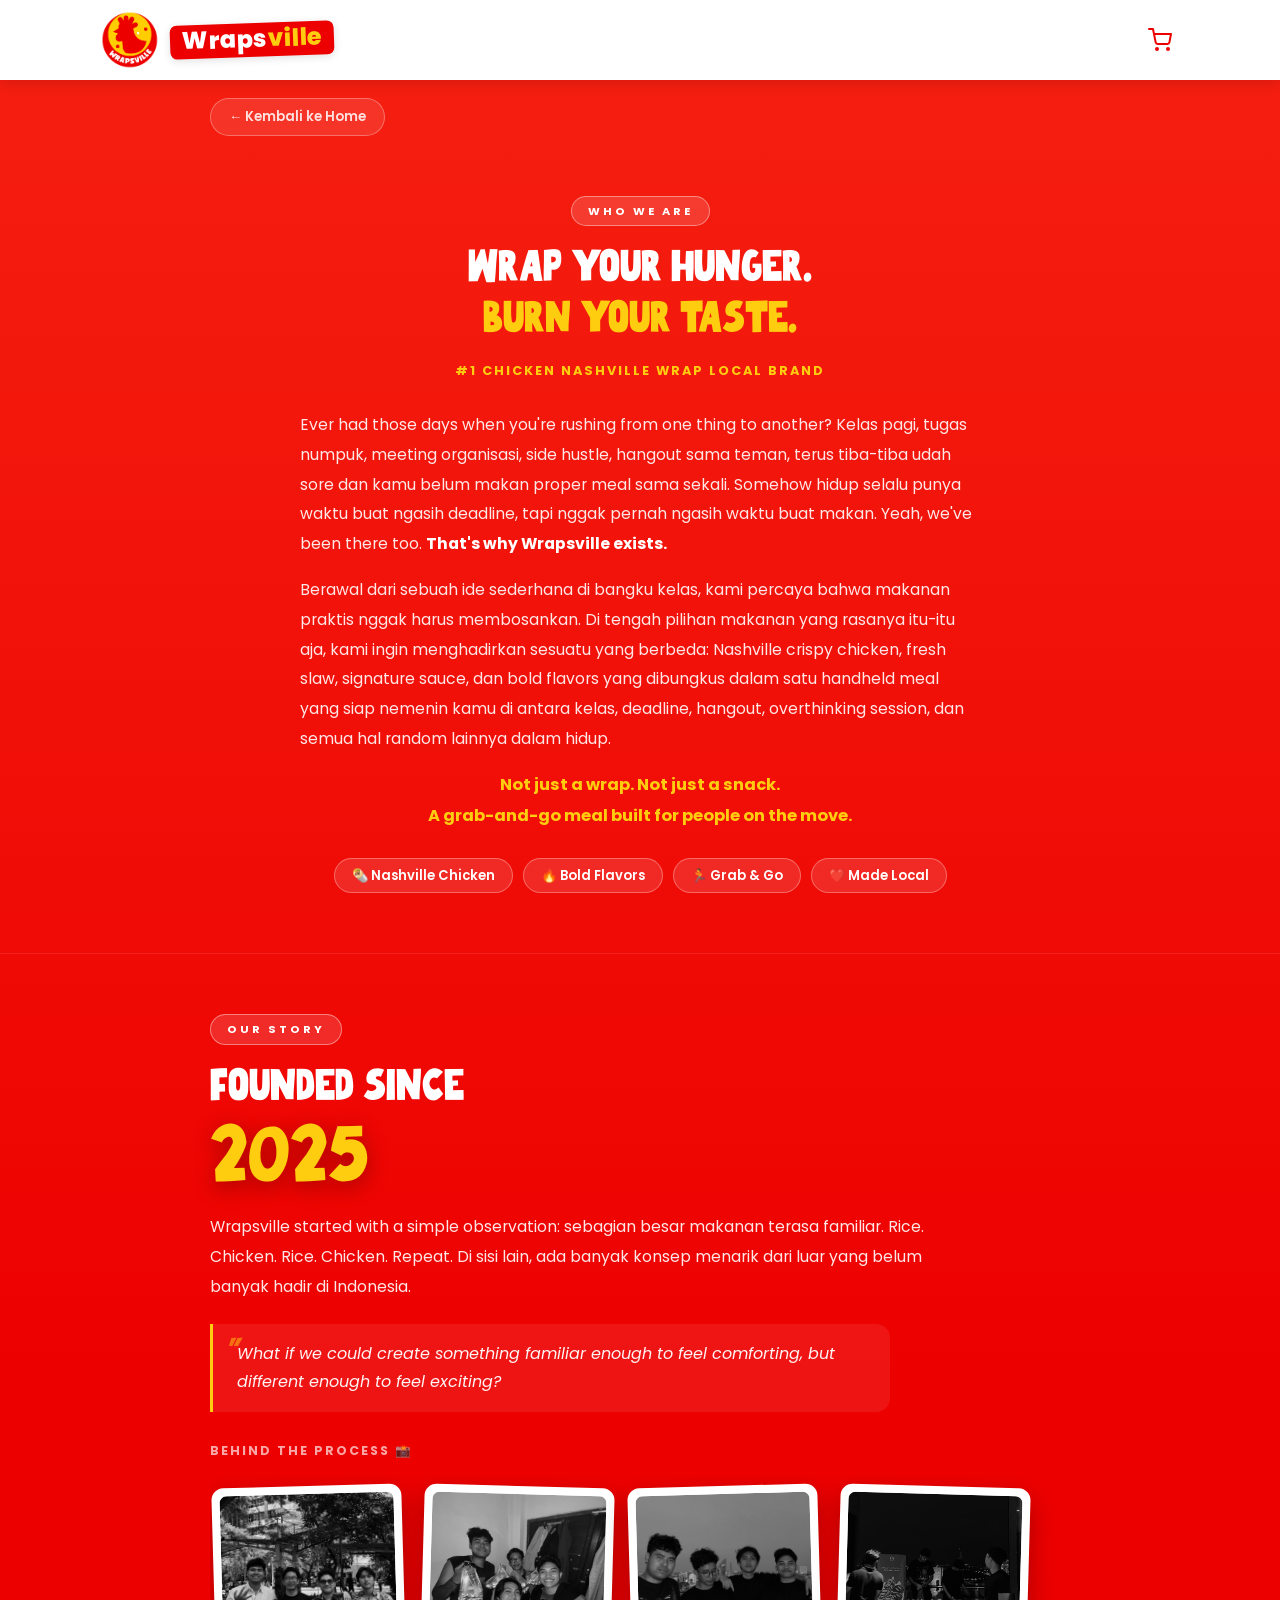
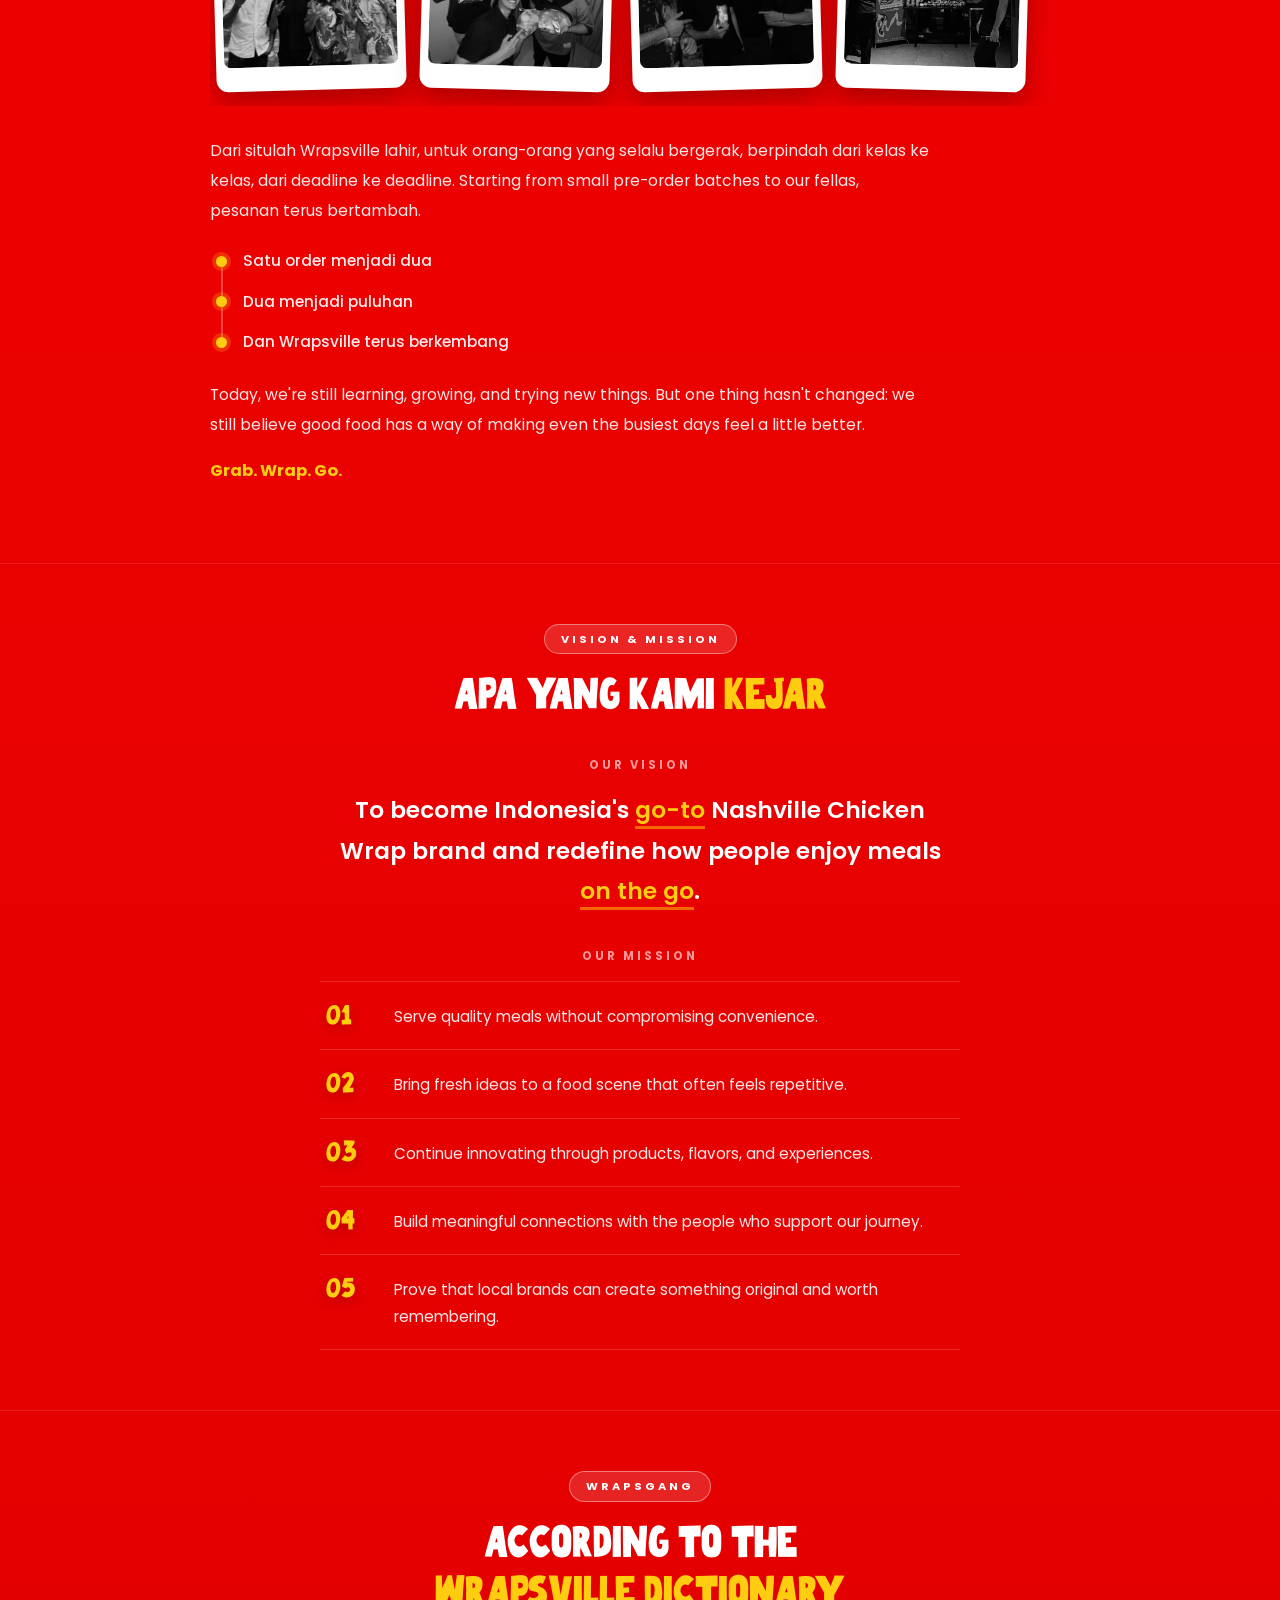
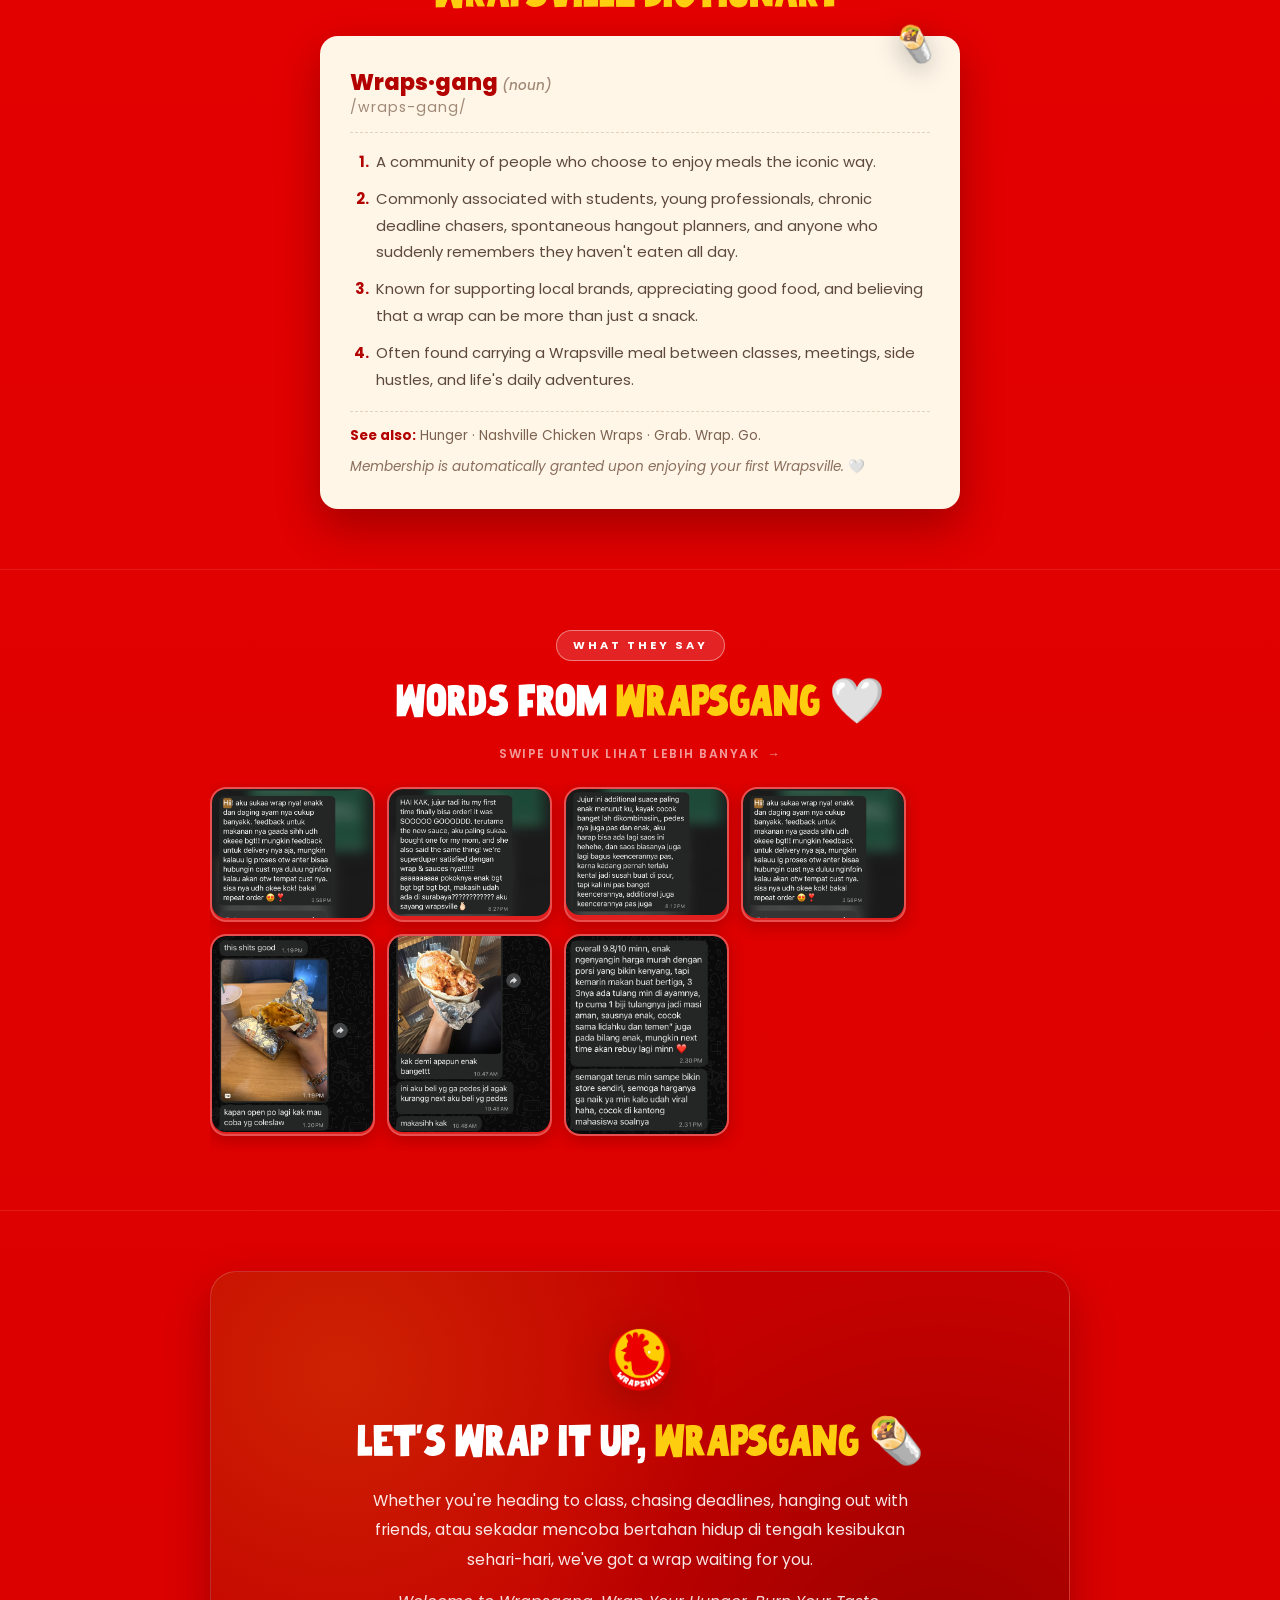
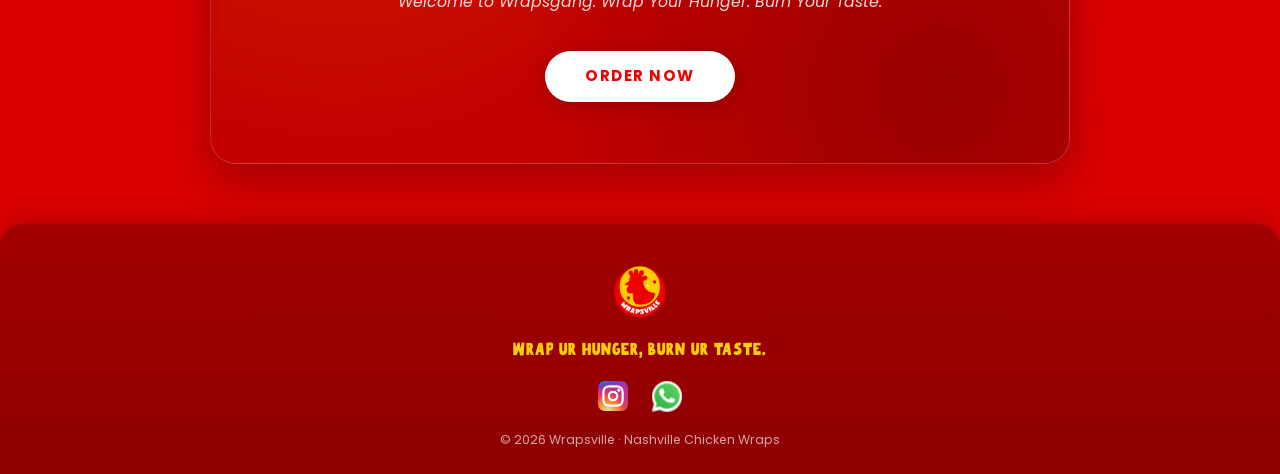
<file: about.html>
<!DOCTYPE html>
<html lang="id">
<head>
  <meta charset="UTF-8">
  <meta name="viewport" content="width=device-width, initial-scale=1.0">
  <title>About Us - Wrapsville</title>
  <meta name="description" content="Kenalan sama Wrapsville, Nashville chicken wraps lokal untuk kamu yang selalu bergerak. Grab. Wrap. Go.">
  <link rel="icon" type="image/png" href="images/logowrapsville.png">
  <link rel="stylesheet" href="css/style.css">
  <link rel="stylesheet" href="css/about.css">
</head>
<body>

  <!-- Navbar -->
  <header class="navbar">
    <div class="container">
      <div class="logo-wrapper">
        <img src="images/logowrapsville.png" alt="Wrapsville Logo" class="logo">
        <span class="logo-wordmark">Wraps<span>ville</span></span>
      </div>
      <nav>
        <ul>
          <li>
            <a href="order.html" class="navbar-cart-btn" title="Order">
              <svg width="24" height="24" viewBox="0 0 24 24" fill="none" stroke="currentColor" stroke-width="2" stroke-linecap="round" stroke-linejoin="round">
                <circle cx="9" cy="21" r="1"/><circle cx="20" cy="21" r="1"/>
                <path d="M1 1h4l2.68 13.39a2 2 0 002 1.61h9.72a2 2 0 002-1.61L23 6H6"/>
              </svg>
            </a>
          </li>
        </ul>
      </nav>
    </div>
  </header>

  <main>
    <div class="au-topbar">
      <a href="index.html" class="au-back-btn">← Kembali ke Home</a>
    </div>

    <!-- ===== WHO WE ARE ===== -->
    <section class="au-section au-who reveal">
      <div class="au-container">

        <div class="au-center">
          <div class="au-badge">WHO WE ARE</div>
          <h2 class="au-title">Wrap Your Hunger.<br><span>Burn Your Taste.</span></h2>
          <p class="au-tagline">#1 Chicken Nashville Wrap Local Brand</p>
        </div>

        <p class="au-body">
          Ever had those days when you're rushing from one thing to another?
          Kelas pagi, tugas numpuk, meeting organisasi, side hustle, hangout sama teman,
          terus tiba-tiba udah sore dan kamu belum makan proper meal sama sekali.
          Somehow hidup selalu punya waktu buat ngasih deadline, tapi nggak pernah
          ngasih waktu buat makan. Yeah, we've been there too.
          <strong>That's why Wrapsville exists.</strong>
        </p>
        <p class="au-body">
          Berawal dari sebuah ide sederhana di bangku kelas, kami percaya bahwa makanan
          praktis nggak harus membosankan. Di tengah pilihan makanan yang rasanya itu-itu aja,
          kami ingin menghadirkan sesuatu yang berbeda: Nashville crispy chicken, fresh slaw,
          signature sauce, dan bold flavors yang dibungkus dalam satu handheld meal yang siap
          nemenin kamu di antara kelas, deadline, hangout, overthinking session,
          dan semua hal random lainnya dalam hidup.
        </p>
        <p class="au-body au-closing-line au-center">
          Not just a wrap. Not just a snack.<br>
          A grab-and-go meal built for people on the move.
        </p>

        <div class="au-pills">
          <span class="au-pill">🌯 Nashville Chicken</span>
          <span class="au-pill">🔥 Bold Flavors</span>
          <span class="au-pill">🏃 Grab &amp; Go</span>
          <span class="au-pill">❤️ Made Local</span>
        </div>

      </div>
    </section>

    <!-- ===== OUR STORY ===== -->
    <section class="au-section au-founded reveal">
      <div class="au-container">

        <div class="au-badge">OUR STORY</div>
        <h2 class="au-title">Founded Since<span class="au-year">2025</span></h2>

        <p class="au-body">
          Wrapsville started with a simple observation: sebagian besar makanan terasa familiar.
          Rice. Chicken. Rice. Chicken. Repeat. Di sisi lain, ada banyak konsep menarik dari
          luar yang belum banyak hadir di Indonesia.
        </p>

        <blockquote class="au-quote">
          What if we could create something familiar enough to feel comforting,
          but different enough to feel exciting?
        </blockquote>

        <!-- Swipeable moments gallery -->
        <div class="au-moments-wrap">
          <p class="au-moments-label">Behind the Process 📸</p>
          <div class="au-moments">
            <div class="au-moment-item">
              <img src="images/moment1.jpeg" alt="Wrapsville Moment 1" loading="lazy">
            </div>
            <div class="au-moment-item">
              <img src="images/moment2.jpg" alt="Wrapsville Moment 2" loading="lazy">
            </div>
            <div class="au-moment-item">
              <img src="images/moment3.jpeg" alt="Wrapsville Moment 3" loading="lazy">
            </div>
            <div class="au-moment-item">
              <img src="images/moment4.jpeg" alt="Wrapsville Moment 4" loading="lazy">
            </div>
          </div>
        </div>

        <p class="au-body">
          Dari situlah Wrapsville lahir, untuk orang-orang yang selalu bergerak,
          berpindah dari kelas ke kelas, dari deadline ke deadline.
          Starting from small pre-order batches to our fellas,
          pesanan terus bertambah.
        </p>

        <div class="au-milestones">
          <div class="au-milestone"><span class="au-milestone-dot"></span><span>Satu order menjadi dua</span></div>
          <div class="au-milestone"><span class="au-milestone-dot"></span><span>Dua menjadi puluhan</span></div>
          <div class="au-milestone"><span class="au-milestone-dot"></span><span>Dan Wrapsville terus berkembang</span></div>
        </div>

        <p class="au-body">
          Today, we're still learning, growing, and trying new things.
          But one thing hasn't changed:
          we still believe good food has a way of making even the busiest days feel a little better.
        </p>
        <p class="au-body au-closing-line">Grab. Wrap. Go.</p>

      </div>
    </section>

    <!-- ===== VISION & MISSION ===== -->
    <section class="au-section au-vismis reveal">
      <div class="au-container">

        <div class="au-center">
          <div class="au-badge">VISION &amp; MISSION</div>
          <h2 class="au-title">Apa yang Kami <span>Kejar</span></h2>
        </div>

        <p class="au-vm-label au-center">Our Vision</p>
        <p class="au-vision">
          To become Indonesia's <span class="au-hl">go-to</span> Nashville Chicken Wrap brand
          and redefine how people enjoy meals <span class="au-hl">on the go</span>.
        </p>

        <p class="au-vm-label au-center">Our Mission</p>
        <div class="au-missions">
          <div class="au-mission">
            <span class="au-mission-num">01</span>
            <p>Serve quality meals without compromising convenience.</p>
          </div>
          <div class="au-mission">
            <span class="au-mission-num">02</span>
            <p>Bring fresh ideas to a food scene that often feels repetitive.</p>
          </div>
          <div class="au-mission">
            <span class="au-mission-num">03</span>
            <p>Continue innovating through products, flavors, and experiences.</p>
          </div>
          <div class="au-mission">
            <span class="au-mission-num">04</span>
            <p>Build meaningful connections with the people who support our journey.</p>
          </div>
          <div class="au-mission">
            <span class="au-mission-num">05</span>
            <p>Prove that local brands can create something original and worth remembering.</p>
          </div>
        </div>

      </div>
    </section>

    <!-- ===== WRAPSGANG ===== -->
    <section class="au-section au-wrapsgang reveal">
      <div class="au-container">

        <div class="au-center">
          <div class="au-badge">WRAPSGANG</div>
          <h2 class="au-title">According to the<br><span>Wrapsville Dictionary</span></h2>
        </div>

        <div class="au-wg-card">
          <p class="au-wg-word">Wraps·gang <em>(noun)</em></p>
          <p class="au-wg-pron">/wraps-gang/</p>

          <ol class="au-wg-defs">
            <li>A community of people who choose to enjoy meals the iconic way.</li>
            <li>Commonly associated with students, young professionals,
                chronic deadline chasers, spontaneous hangout planners,
                and anyone who suddenly remembers they haven't eaten all day.</li>
            <li>Known for supporting local brands, appreciating good food,
                and believing that a wrap can be more than just a snack.</li>
            <li>Often found carrying a Wrapsville meal between classes,
                meetings, side hustles, and life's daily adventures.</li>
          </ol>

          <p class="au-wg-also"><strong>See also:</strong> Hunger · Nashville Chicken Wraps · Grab. Wrap. Go.</p>
          <p class="au-wg-note"><em>Membership is automatically granted upon enjoying your first Wrapsville.</em> 🤍</p>
        </div>

      </div>
    </section>

    <!-- ===== TESTIMONI ===== -->
    <section class="au-section au-testi reveal">
      <div class="au-container">

        <div class="au-center">
          <div class="au-badge">WHAT THEY SAY</div>
          <h2 class="au-title">Words From <span>Wrapsgang</span> 🤍</h2>
          <p class="au-testi-hint">Swipe untuk lihat lebih banyak</p>
        </div>

        <div class="au-testi-scroll">
          <!-- Row 1 -->
          <div class="au-testi-img testi-pop"><img src="images/testi1.PNG" alt="Review 1" loading="lazy"></div>
          <div class="au-testi-img testi-pop"><img src="images/testi2.PNG" alt="Review 2" loading="lazy"></div>
          <div class="au-testi-img testi-pop"><img src="images/testi3.PNG" alt="Review 3" loading="lazy"></div>
          <div class="au-testi-img testi-pop"><img src="images/testi4.PNG" alt="Review 4" loading="lazy"></div>
          <div class="au-testi-img testi-pop"><img src="images/testi5.PNG" alt="Review 5" loading="lazy"></div>
          <!-- Row 2 -->
          <div class="au-testi-img testi-pop"><img src="images/testi6.jpeg" alt="Review 6" loading="lazy"></div>
          <div class="au-testi-img testi-pop"><img src="images/testi7.PNG" alt="Review 7" loading="lazy"></div>
          <div class="au-testi-img testi-pop"><img src="images/testi8.jpeg" alt="Review 8" loading="lazy"></div>
          <div class="au-testi-img testi-pop"><img src="images/testi9.jpeg" alt="Review 9" loading="lazy"></div>
          <div class="au-testi-img testi-pop"><img src="images/testi10.jpeg" alt="Review 10" loading="lazy"></div>
          <div class="au-testi-img testi-pop"><img src="images/testi11.jpeg" alt="Review 11" loading="lazy"></div>
          <div class="au-testi-img testi-pop"><img src="images/testi12.jpeg" alt="Review 12" loading="lazy"></div>
          <div class="au-testi-img testi-pop"><img src="images/testi13.jpeg" alt="Review 13" loading="lazy"></div>
          <div class="au-testi-img testi-pop"><img src="images/testi14.jpeg" alt="Review 14" loading="lazy"></div>
        </div>

      </div>
    </section>

    <!-- ===== CTA ENDING ===== -->
    <section class="au-section au-cta reveal">
      <div class="au-container">
        <div class="au-cta-card">
          <img src="images/logowrapsville.png" alt="Wrapsville" class="au-cta-logo">
          <h2 class="au-title">Let's Wrap It Up, <span>Wrapsgang</span> 🌯</h2>
          <p class="au-body">
            Whether you're heading to class, chasing deadlines, hanging out with friends,
            atau sekadar mencoba bertahan hidup di tengah kesibukan sehari-hari,
            we've got a wrap waiting for you.
          </p>
          <p class="au-body au-cta-tag"><em>Welcome to Wrapsgang. Wrap Your Hunger. Burn Your Taste.</em></p>
          <a href="order.html" class="btn-order au-cta-btn">ORDER NOW</a>
        </div>
      </div>
    </section>

  </main>

  <footer>
    <img src="images/logowrapsville.png" alt="Wrapsville" class="footer-logo">
    <p class="footer-tagline">Wrap ur hunger, Burn ur taste.</p>
    <section class="contact">
      <a href="https://www.instagram.com/wrapsville" target="_blank">
        <img src="images/instagram.png" alt="Instagram" class="social-icon">
      </a>
      <a href="https://wa.me/6285726611421" target="_blank">
        <img src="images/whatsapp.png" alt="WhatsApp" class="social-icon">
      </a>
    </section>
    <p class="footer-copy">© 2026 Wrapsville · Nashville Chicken Wraps</p>
  </footer>

  <script src="js/script.js"></script>
  <script>
    const testiItems = document.querySelectorAll(".au-testi-img.testi-pop");
    const testiObserver = new IntersectionObserver((entries) => {
      entries.forEach((entry, i) => {
        if (entry.isIntersecting) {
          setTimeout(() => {
            entry.target.classList.add("testi-pop-visible");
          }, i * 60);
          testiObserver.unobserve(entry.target);
        }
      });
    }, { threshold: 0.1, rootMargin: "0px 0px -40px 0px" });
    testiItems.forEach(item => testiObserver.observe(item));

    /* Drag-to-scroll on desktop */
    const scroll = document.querySelector(".au-testi-scroll");
    if (scroll) {
      let isDown = false, startX, scrollLeft;
      scroll.addEventListener("mousedown", e => {
        isDown = true; startX = e.pageX - scroll.offsetLeft; scrollLeft = scroll.scrollLeft;
      });
      scroll.addEventListener("mouseleave", () => isDown = false);
      scroll.addEventListener("mouseup", () => isDown = false);
      scroll.addEventListener("mousemove", e => {
        if (!isDown) return;
        e.preventDefault();
        scroll.scrollLeft = scrollLeft - (e.pageX - scroll.offsetLeft - startX);
      });
    }
  </script>

</body>
</html>
</file>
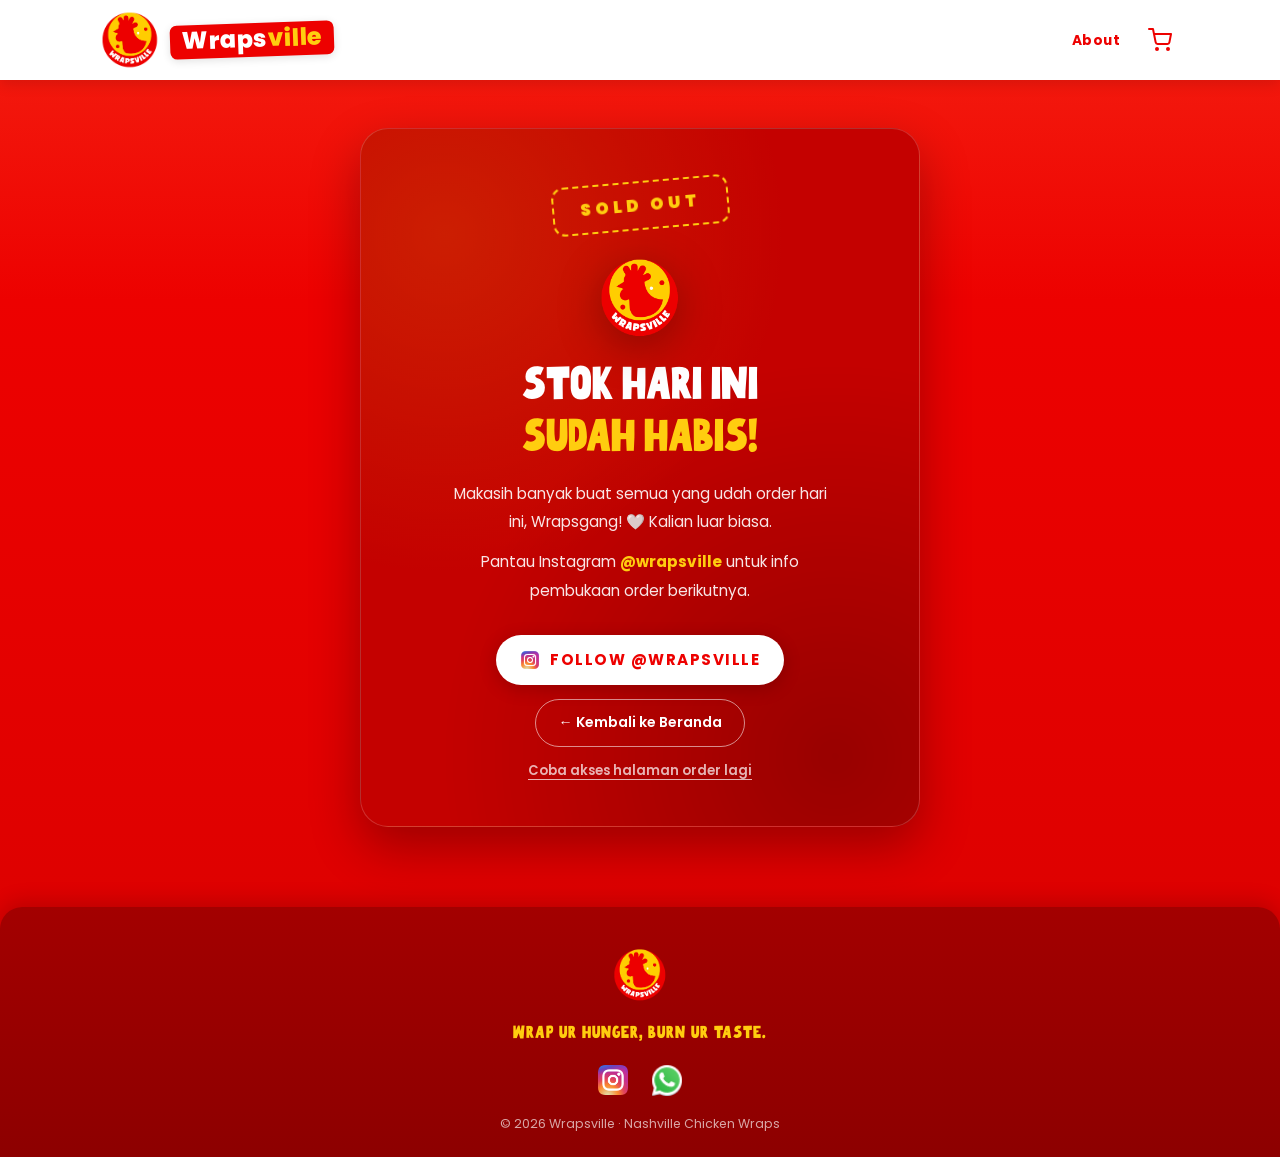
<file: closed.html>
<!DOCTYPE html>
<html lang="id">
<head>
  <meta charset="UTF-8">
  <meta name="viewport" content="width=device-width, initial-scale=1.0">
  <title>Pesanan Ditutup - Wrapsville</title>
  <meta name="description" content="Stok Wrapsville hari ini sudah habis. Pantau Instagram @wrapsville untuk info pembukaan order berikutnya.">
  <link rel="icon" type="image/png" href="images/logowrapsville.png">
  <link rel="stylesheet" href="css/style.css">
  <style>
    .closed-hero {
      position: relative;
      max-width: 1060px;
      margin: 0 auto;
      padding: 48px 20px 80px;
      display: flex;
      align-items: center;
      justify-content: center;
      overflow: visible;
    }

    .closed-card {
      position: relative;
      z-index: 2;
      width: 100%;
      max-width: 560px;
      text-align: center;
      padding: 52px 32px 46px;
      background:
        radial-gradient(circle at 15% 15%, rgba(255,205,15,0.14), transparent 45%),
        radial-gradient(circle at 85% 90%, rgba(0,0,0,0.22), transparent 50%),
        var(--red-dark);
      border: 1.5px solid rgba(255,255,255,0.18);
      border-radius: 28px;
      box-shadow: 0 20px 50px rgba(0,0,0,0.3);
      animation: closedIn 0.7s cubic-bezier(0.175, 0.885, 0.32, 1.275) both;
    }

    @keyframes closedIn {
      from { transform: translateY(24px) scale(0.96); opacity: 0; }
      to   { transform: translateY(0) scale(1);       opacity: 1; }
    }

    .closed-stamp {
      display: inline-block;
      font-weight: 900;
      font-size: 1.05rem;
      letter-spacing: 4px;
      color: var(--yellow);
      border: 2.5px dashed var(--yellow);
      border-radius: 12px;
      padding: 10px 26px;
      transform: rotate(-5deg);
      margin-bottom: 26px;
      animation: stampIn 0.5s cubic-bezier(0.175, 0.885, 0.32, 1.275) 0.35s both;
    }

    @keyframes stampIn {
      from { transform: rotate(-5deg) scale(1.6); opacity: 0; }
      to   { transform: rotate(-5deg) scale(1);   opacity: 1; }
    }

    .closed-logo {
      width: 84px;
      height: auto;
      display: block;
      margin: 0 auto 18px;
      filter: drop-shadow(0 10px 22px rgba(0,0,0,0.3));
      animation: closedFloat 4s ease-in-out infinite;
    }

    @keyframes closedFloat {
      0%, 100% { transform: translateY(0); }
      50%      { transform: translateY(-10px); }
    }

    .closed-card h1 {
      font-family: 'beautifreak', 'Poppins', sans-serif;
      font-size: clamp(2.1rem, 6vw, 2.9rem);
      font-weight: 400;
      line-height: 1.12;
      margin-bottom: 18px;
    }

    .closed-card h1 span {
      color: var(--yellow);
    }

    .closed-card .subtitle {
      font-size: 0.95rem;
      line-height: 1.85;
      color: rgba(255,255,255,0.9);
      max-width: 380px;
      margin: 0 auto 12px;
    }

    .closed-card .subtitle strong {
      color: var(--yellow);
    }

    .closed-actions {
      display: flex;
      flex-direction: column;
      align-items: center;
      gap: 14px;
      margin-top: 30px;
    }

    .closed-ig-btn {
      display: inline-flex;
      align-items: center;
      justify-content: center;
      gap: 10px;
      padding-left: 24px;
      padding-right: 24px;
      white-space: nowrap;
    }

    .closed-ig-btn img {
      width: 20px;
      height: 20px;
    }

    .closed-retry {
      color: rgba(255,255,255,0.7);
      font-size: 0.82rem;
      font-weight: 600;
      text-decoration: underline;
      text-underline-offset: 4px;
      transition: color 0.2s;
    }

    .closed-retry:hover {
      color: #fff;
    }

    @media (max-width: 640px) {
      .closed-hero {
        padding: 28px 16px 60px;
      }

      .closed-card {
        padding: 42px 22px 38px;
      }

      .closed-actions .btn-order {
        width: 100%;
        max-width: 300px;
      }

      .closed-actions .btn-ghost {
        width: 100%;
        max-width: 300px;
        text-align: center;
      }
    }
  </style>
</head>
<body>

  <header class="navbar">
    <div class="container">
      <div class="logo-wrapper">
        <img src="images/logowrapsville.png" alt="Wrapsville Logo" class="logo">
        <span class="logo-wordmark">Wraps<span>ville</span></span>
      </div>
      <nav>
        <ul>
          <li><a href="about.html" class="navbar-link">About</a></li>
          <li>
            <a href="order.html" class="navbar-cart-btn" title="Order">
              <svg width="24" height="24" viewBox="0 0 24 24" fill="none" stroke="currentColor" stroke-width="2" stroke-linecap="round" stroke-linejoin="round">
                <circle cx="9" cy="21" r="1"/><circle cx="20" cy="21" r="1"/>
                <path d="M1 1h4l2.68 13.39a2 2 0 002 1.61h9.72a2 2 0 002-1.61L23 6H6"/>
              </svg>
            </a>
          </li>
        </ul>
      </nav>
    </div>
  </header>

  <main>
    <section class="closed-hero">

      <div class="closed-card">
        <div class="closed-stamp">SOLD OUT</div>

        <img src="images/logowrapsville.png" alt="Wrapsville" class="closed-logo">

        <h1>Stok Hari Ini<br><span>Sudah Habis!</span></h1>

        <p class="subtitle">
          Makasih banyak buat semua yang udah order hari ini, Wrapsgang! 🤍
          Kalian luar biasa.
        </p>

        <p class="subtitle">
          Pantau Instagram <strong>@wrapsville</strong> untuk info
          pembukaan order berikutnya.
        </p>

        <div class="closed-actions">
          <a href="https://www.instagram.com/wrapsville" target="_blank" class="btn-order closed-ig-btn">
            <img src="images/instagram.png" alt="">
            FOLLOW @WRAPSVILLE
          </a>
          <a href="index.html" class="btn-ghost">← Kembali ke Beranda</a>
          <a href="order.html" class="closed-retry">Coba akses halaman order lagi</a>
        </div>
      </div>

    </section>
  </main>

  <footer>
    <img src="images/logowrapsville.png" alt="Wrapsville" class="footer-logo">
    <p class="footer-tagline">Wrap ur hunger, Burn ur taste.</p>
    <section class="contact">
      <a href="https://www.instagram.com/wrapsville" target="_blank">
        <img src="images/instagram.png" alt="Instagram" class="social-icon">
      </a>
      <a href="https://wa.me/6285726611421" target="_blank">
        <img src="images/whatsapp.png" alt="WhatsApp" class="social-icon">
      </a>
    </section>
    <p class="footer-copy">© 2026 Wrapsville · Nashville Chicken Wraps</p>
  </footer>

</body>
</html>
</file>
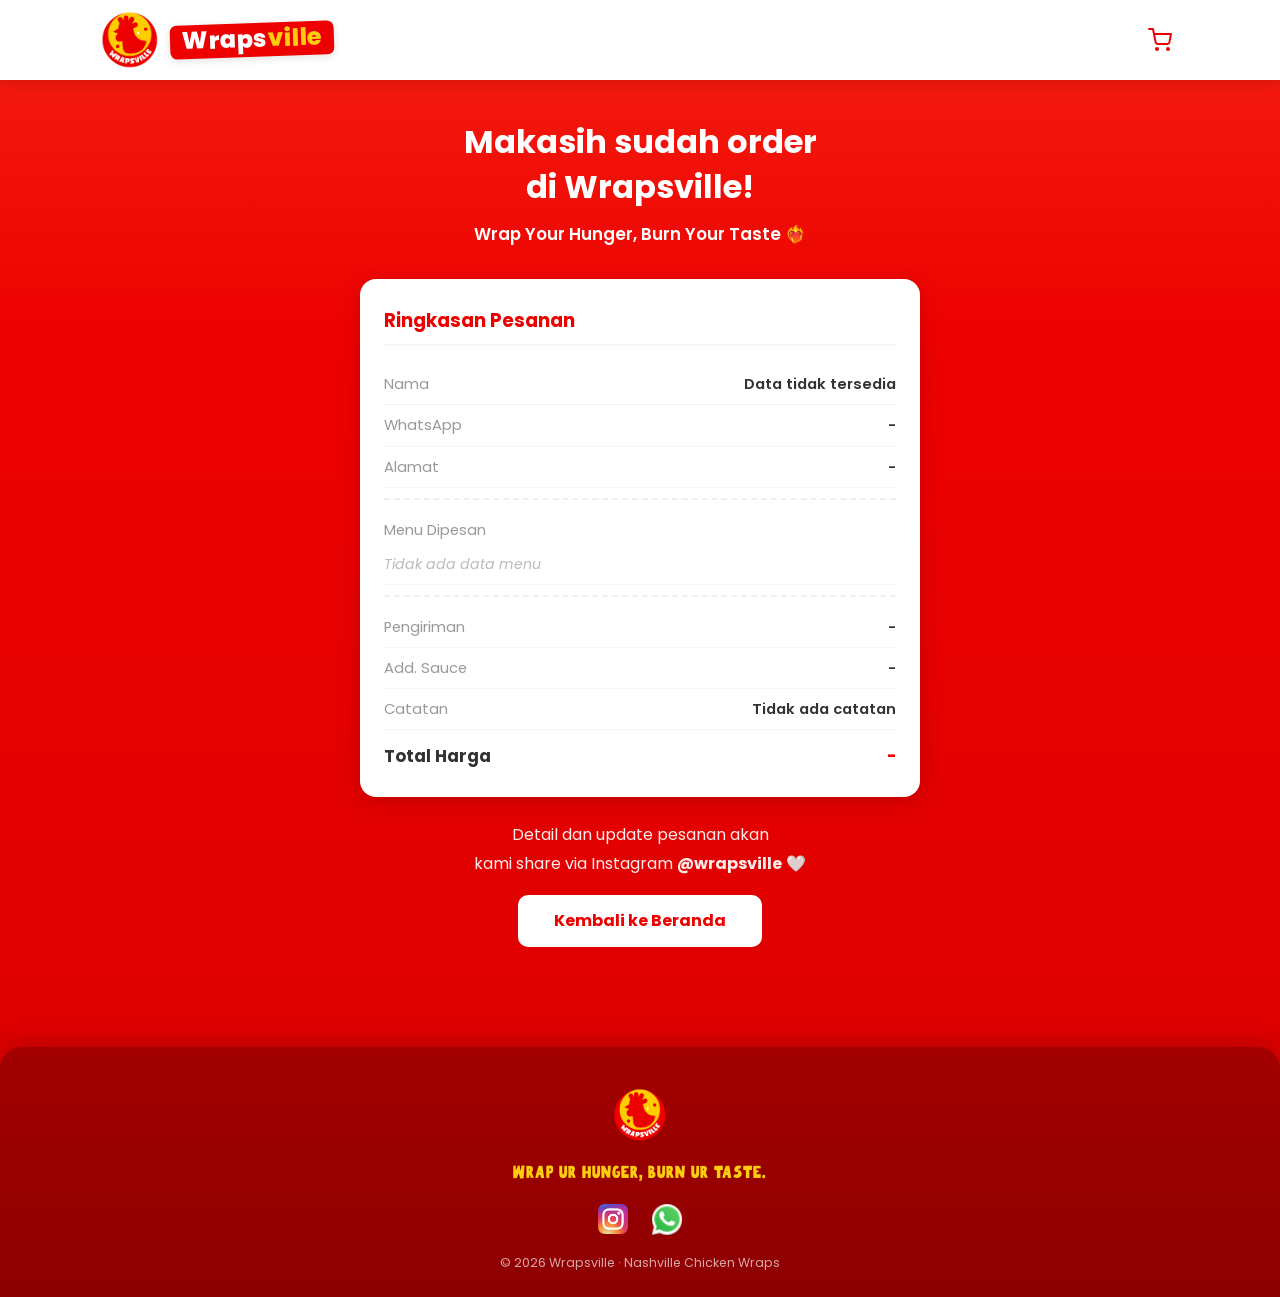
<file: success.html>
<!DOCTYPE html>
<html lang="id">
<head>
  <meta charset="UTF-8">
  <meta name="viewport" content="width=device-width, initial-scale=1.0">
  <title>Pesanan Berhasil - Wrapsville</title>
  <link rel="stylesheet" href="css/style.css">
  <style>
    .success-section {
      max-width: 600px;
      margin: 40px auto;
      padding: 0 20px 60px;
      text-align: center;
      color: #fff;
    }

    .success-icon {
      font-size: 4rem;
      margin-bottom: 16px;
      display: block;
      animation: bounceIn 0.6s cubic-bezier(0.175, 0.885, 0.32, 1.275);
    }

    @keyframes bounceIn {
      from { transform: scale(0.5); opacity: 0; }
      to   { transform: scale(1);   opacity: 1; }
    }

    .success-section h1 {
      font-size: 2rem;
      font-weight: 700;
      line-height: 1.4;
      margin-bottom: 12px;
    }

    .success-section .subtitle {
      font-size: 1rem;
      line-height: 1.8;
      opacity: 0.92;
      margin-bottom: 16px;
    }

    .success-section .tagline {
      font-size: 1.05rem;
      font-weight: 600;
      margin-top: 4px;
      margin-bottom: 32px;
    }

    /* Order Card */
    .order-card {
      background: #fff;
      color: #333;
      border-radius: 16px;
      padding: 28px 24px;
      text-align: left;
      box-shadow: 0 4px 20px rgba(0,0,0,0.15);
      margin-bottom: 24px;
    }

    .order-card h2 {
      font-size: 1.15rem;
      font-weight: 700;
      color: #ed0100;
      margin-bottom: 18px;
      padding-bottom: 10px;
      border-bottom: 2px solid #f5f5f5;
    }

    .order-row {
      display: flex;
      justify-content: space-between;
      align-items: flex-start;
      padding: 9px 0;
      border-bottom: 1px solid #f5f5f5;
      font-size: 0.92rem;
      gap: 12px;
    }

    .order-row:last-child { border-bottom: none; }

    .order-row .label {
      color: #999;
      flex-shrink: 0;
      min-width: 80px;
    }

    .order-row .value {
      font-weight: 600;
      text-align: right;
      word-break: break-word;
    }

    .order-divider {
      border: none;
      border-top: 2px dashed #f0f0f0;
      margin: 10px 0;
    }

    .order-total {
      display: flex;
      justify-content: space-between;
      padding-top: 14px;
      font-size: 1.05rem;
      font-weight: 700;
    }

    .order-total .value { color: #ed0100; }

    /* Menu list */
    .menu-list { width: 100%; margin-top: 6px; }

    .menu-list-item {
      display: flex;
      justify-content: space-between;
      font-size: 0.9rem;
      padding: 5px 0;
      color: #444;
      border-bottom: 1px dotted #f0f0f0;
    }

    .menu-list-item:last-child { border-bottom: none; }

    .no-data { color: #bbb; font-style: italic; font-size: 0.88rem; }

    /* Tombol */
    .btn-home {
      display: inline-block;
      padding: 14px 36px;
      background-color: #fff;
      color: #ed0100;
      text-decoration: none;
      font-weight: 700;
      font-size: 1rem;
      border-radius: 10px;
      transition: background-color 0.2s, color 0.2s;
    }

    .btn-home:hover {
      background-color: #c00;
      color: #fff;
    }
  </style>
</head>
<body>

  <header class="navbar">
    <div class="container">
      <div class="logo-wrapper">
        <img src="images/logowrapsville.png" alt="Wrapsville Logo" class="logo">
        <span class="logo-wordmark">Wraps<span>ville</span></span>
      </div>
      <nav>
        <ul>
          <li>
            <a href="order.html" class="navbar-cart-btn" title="Order">
              <svg width="24" height="24" viewBox="0 0 24 24" fill="none" stroke="currentColor" stroke-width="2" stroke-linecap="round" stroke-linejoin="round">
                <circle cx="9" cy="21" r="1"/><circle cx="20" cy="21" r="1"/>
                <path d="M1 1h4l2.68 13.39a2 2 0 002 1.61h9.72a2 2 0 002-1.61L23 6H6"/>
              </svg>
            </a>
          </li>
        </ul>
      </nav>
    </div>
  </header>

  <main>
    <section class="success-section">

      <h1>Makasih sudah order<br>di Wrapsville!</h1>

      <p class="tagline">Wrap Your Hunger, Burn Your Taste ❤️‍🔥</p>

      <div class="order-card">
        <h2>Ringkasan Pesanan</h2>

        <div class="order-row">
          <span class="label">Nama</span>
          <span class="value" id="sumNama">-</span>
        </div>
        <div class="order-row">
          <span class="label">WhatsApp</span>
          <span class="value" id="sumWa">-</span>
        </div>
        <div class="order-row">
          <span class="label">Alamat</span>
          <span class="value" id="sumAlamat">-</span>
        </div>

        <hr class="order-divider">

        <div class="order-row" style="flex-direction: column; gap: 6px;">
          <span class="label">Menu Dipesan</span>
          <div class="menu-list" id="sumMenu">
            <span class="no-data">Tidak ada data menu</span>
          </div>
        </div>

        <hr class="order-divider">

        <div class="order-row">
          <span class="label">Pengiriman</span>
          <span class="value" id="sumPengiriman">-</span>
        </div>
        <div class="order-row">
          <span class="label">Add. Sauce</span>
          <span class="value" id="sumSauce">-</span>
        </div>
        <div class="order-row">
          <span class="label">Catatan</span>
          <span class="value" id="sumCatatan">Tidak ada catatan</span>
        </div>

        <div class="order-total">
          <span>Total Harga</span>
          <span class="value" id="sumTotal">-</span>
        </div>
      </div>

      <p class="subtitle">
        Detail dan update pesanan akan<br>
        kami share via Instagram <strong>@wrapsville</strong> 🤍
      </p>

      <a href="index.html" class="btn-home">Kembali ke Beranda</a>

    </section>
  </main>

  <footer>
    <img src="images/logowrapsville.png" alt="Wrapsville" class="footer-logo">
    <p class="footer-tagline">Wrap ur hunger, Burn ur taste.</p>
    <section class="contact">
      <a href="https://www.instagram.com/wrapsville" target="_blank">
        <img src="images/instagram.png" alt="Instagram" class="social-icon">
      </a>
      <a href="https://wa.me/6285726611421" target="_blank">
        <img src="images/whatsapp.png" alt="WhatsApp" class="social-icon">
      </a>
    </section>
    <p class="footer-copy">© 2026 Wrapsville · Nashville Chicken Wraps</p>
  </footer>

  <script>
    // Label tampilan untuk setiap menu+level
    const menuLabels = {
      'hot-classic-ori':  'Hot Classic – Ori',
      'hot-classic-1':    'Hot Classic – Level 1',
      'hot-classic-2':    'Hot Classic – Level 2',
      'hot-classic-3':    'Hot Classic – Level 3',
      'hot-slaw-ori':     'Hot Slaw – Ori',
      'hot-slaw-1':       'Hot Slaw – Level 1',
      'hot-slaw-2':       'Hot Slaw – Level 2',
      'hot-slaw-3':       'Hot Slaw – Level 3',
      'hot-n-fries-ori':  'Hot N Fries – Ori',
      'hot-n-fries-1':    'Hot N Fries – Level 1',
      'hot-n-fries-2':    'Hot N Fries – Level 2',
      'hot-n-fries-3':    'Hot N Fries – Level 3',
    };

    // Ambil data dari sessionStorage
    const raw = sessionStorage.getItem('wrapsvilleOrder');

    if (raw) {
      const order = JSON.parse(raw);

      const set = (id, val) => {
        const el = document.getElementById(id);
        if (el && val !== undefined && val !== null && val !== '') el.textContent = val;
      };

      set('sumNama',   order.nama);
      set('sumWa',     order.wa);
      set('sumAlamat', order.alamat);
      set('sumTotal',  order.total);

      // Opsi pengiriman + ongkir
      if (order.opsiPengiriman) {
        const feeText = order.deliveryFee > 0 ? ` (+Rp ${order.deliveryFee.toLocaleString('id-ID')})` : '';
        set('sumPengiriman', order.opsiPengiriman + feeText);
      }

      if (order.catatan && order.catatan.trim() !== '') {
        set('sumCatatan', order.catatan);
      }

      // Additional Sauce
      const sauceQty = order.additionalSauceQty || 0;
      set('sumSauce', sauceQty > 0 ? sauceQty + ' pcs (+Rp ' + (sauceQty * 3000).toLocaleString('id-ID') + ')' : 'Tidak');

      // Render daftar menu dari cart
      const menuEl = document.getElementById('sumMenu');
      const cartEntries = Object.entries(order.menu || {}).filter(([, qty]) => qty > 0);

      if (cartEntries.length > 0) {
        menuEl.innerHTML = cartEntries.map(([key, qty]) => {
          const label = menuLabels[key] || key;
          return `<div class="menu-list-item">
            <span>${label}</span>
            <span><strong>${qty} pcs</strong></span>
          </div>`;
        }).join('');
      }

      // Hapus data dari session supaya tidak muncul lagi kalau di-refresh
      sessionStorage.removeItem('wrapsvilleOrder');

    } else {
      // Tidak ada data — mungkin akses langsung ke halaman ini
      document.getElementById('sumNama').textContent = 'Data tidak tersedia';
    }
  </script>

</body>
</html>
</file>
<file: css/style.css>
@import url('https://fonts.googleapis.com/css2?family=Poppins:wght@400;500;600;700;800;900&display=swap');

@font-face {
  font-family: 'beautifreak';
  src: url('../font/beautifreak.otf') format('opentype');
  font-weight: normal;
  font-style: normal;
  font-display: swap;
}

:root {
  --red: #ed0100;
  --red-bright: #f52011;
  --red-dark: #c40100;
  --red-deep: #a30000;
  --yellow: #ffcd0f;
  --cream: #fff6e8;
  --white: #ffffff;
}

* {
  margin: 0;
  padding: 0;
  box-sizing: border-box;
}

html {
  scroll-behavior: smooth;
}

body {
  font-family: 'Poppins', sans-serif;
  background-color: var(--red);
  background-image: linear-gradient(180deg, var(--red-bright) 0%, var(--red) 26%, #d80100 100%);
  color: #fff;
  line-height: 1.5;
  min-height: 100vh;
  display: flex;
  flex-direction: column;
  overflow-x: clip;
  -webkit-tap-highlight-color: transparent;
}

::selection {
  background: var(--yellow);
  color: #7a0000;
}

main {
  flex: 1;
}

/* ===== Splash Screen ===== */
#splashScreen {
  position: fixed;
  inset: 0;
  background: #ffffff;
  display: flex;
  flex-direction: column;
  align-items: center;
  justify-content: center;
  gap: 24px;
  z-index: 9999;
  transition: opacity 0.6s ease;
}

#splashScreen.splash-fade-out {
  opacity: 0;
  pointer-events: none;
}

#splashLogo {
  width: 180px;
  height: auto;
  animation: splashPop 0.5s cubic-bezier(0.175, 0.885, 0.32, 1.275) forwards;
}

#splashTagline {
  width: 220px;
  height: auto;
  animation: splashFadeUp 0.5s ease 0.25s both;
}

@keyframes splashPop {
  from { transform: scale(0.5); opacity: 0; }
  to   { transform: scale(1);   opacity: 1; }
}

@keyframes splashFadeUp {
  from { transform: translateY(14px); opacity: 0; }
  to   { transform: translateY(0);    opacity: 1; }
}

/* ===== Navbar ===== */
.navbar {
  background-color: #fff;
  color: #d33;
  padding: 10px 18px;
  position: sticky;
  top: 0;
  z-index: 100;
  box-shadow: 0 4px 14px rgba(0,0,0,0.12);
}

.navbar .container {
  max-width: 1080px;
  margin: 0 auto;
  display: flex;
  justify-content: space-between;
  align-items: center;
}

.logo-wrapper {
  display: flex;
  align-items: center;
  gap: 10px;
}

.navbar .logo {
  height: 50px;
}

/* Wordmark "Wrapsville" sebagai teks asli (bukan gambar) supaya selalu tajam */
.logo-wordmark {
  font-family: 'Poppins', sans-serif;
  font-weight: 800;
  font-size: 1.3rem;
  line-height: 1.25;
  letter-spacing: 0.3px;
  color: #fff;
  background: var(--red);
  padding: 1px 12px 3px;
  border-radius: 7px;
  display: inline-block;
  transform: rotate(-2deg);
  box-shadow: 0 2px 8px rgba(0,0,0,0.12);
  user-select: none;
}

.logo-wordmark span {
  color: var(--yellow);
}

.navbar nav ul {
  list-style: none;
  display: flex;
  align-items: center;
  gap: 6px;
}

.navbar-link {
  text-decoration: none;
  color: var(--red);
  font-weight: 700;
  font-size: 0.86rem;
  letter-spacing: 0.5px;
  padding: 8px 14px;
  border-radius: 50px;
  transition: background 0.2s;
}

.navbar-link:hover {
  background: #fdeaea;
}

.navbar-cart-btn {
  display: flex;
  align-items: center;
  justify-content: center;
  color: var(--red);
  padding: 8px;
  border-radius: 50%;
  transition: background 0.2s, transform 0.2s;
  text-decoration: none;
}

.navbar-cart-btn:hover {
  background-color: #fdeaea;
  transform: scale(1.08);
}

.navbar-cart-btn svg {
  display: block;
}

@media (min-width: 769px) {
  .navbar .logo { height: 60px; }
  .logo-wordmark { font-size: 1.5rem; }
}

@media (max-width: 768px) {
  .navbar .logo { height: 45px; }
  .logo-wordmark { font-size: 1.12rem; }
}

/* ===== Hero ===== */
.hero {
  position: relative;
  min-height: clamp(440px, 74vh, 640px);
  display: flex;
  align-items: center;
  justify-content: center;
  text-align: center;
  overflow: hidden;
  padding: 60px 20px 80px;
}

.hero-bg {
  position: absolute;
  inset: 0;
  width: 100%;
  height: 100%;
  object-fit: cover;
  object-position: center 30%;
  z-index: 0;
}

.hero::after {
  content: '';
  position: absolute;
  inset: 0;
  background: linear-gradient(180deg, rgba(20,0,0,0.55) 0%, rgba(20,0,0,0.45) 45%, rgba(120,1,0,0.75) 100%);
  z-index: 1;
}

.hero-content {
  position: relative;
  z-index: 2;
  max-width: 720px;
  animation: heroIn 0.9s ease 0.1s both;
}

@keyframes heroIn {
  from { opacity: 0; transform: translateY(26px); }
  to   { opacity: 1; transform: translateY(0); }
}

.hero-kicker {
  display: inline-block;
  font-size: 0.8rem;
  font-weight: 700;
  letter-spacing: 4px;
  text-transform: uppercase;
  color: var(--yellow);
  margin-bottom: 14px;
}

.hero-title {
  font-family: 'beautifreak', 'Poppins', sans-serif;
  font-size: clamp(2.6rem, 7vw, 4.6rem);
  line-height: 1.05;
  font-weight: 400;
  text-shadow: 0 6px 24px rgba(0,0,0,0.45);
}

.hero-title span {
  color: var(--yellow);
}

.hero-sub {
  margin: 18px auto 30px;
  max-width: 520px;
  font-size: clamp(0.95rem, 2vw, 1.1rem);
  color: rgba(255,255,255,0.92);
  text-shadow: 0 2px 10px rgba(0,0,0,0.4);
}

.hero-cta {
  display: flex;
  align-items: center;
  justify-content: center;
  gap: 16px;
  flex-wrap: wrap;
}

.btn-ghost {
  color: #fff;
  text-decoration: none;
  font-size: 0.88rem;
  font-weight: 600;
  padding: 12px 22px;
  border: 1.5px solid rgba(255,255,255,0.55);
  border-radius: 50px;
  transition: background 0.2s, border-color 0.2s;
}

.btn-ghost:hover {
  background: rgba(255,255,255,0.15);
  border-color: #fff;
}

/* Wrap decorations in hero corners */
.hero-wrap {
  position: absolute;
  bottom: -24px;
  width: clamp(110px, 15vw, 200px);
  z-index: 2;
  filter: drop-shadow(0 12px 20px rgba(0,0,0,0.35));
  animation: float 4.5s ease-in-out infinite;
}

.hero-wrap.left  { left: -4px; }
.hero-wrap.right { right: -4px; animation-delay: 2.2s; }

@keyframes float {
  0%, 100% { transform: translateY(0); }
  50%      { transform: translateY(-12px); }
}

/* ===== Marquee ticker ===== */
.marquee {
  background: var(--white);
  color: var(--red);
  overflow: hidden;
  padding: 10px 0;
  transform: rotate(-1.2deg) scale(1.03);
  box-shadow: 0 6px 20px rgba(0,0,0,0.22);
  position: relative;
  z-index: 3;
  margin-top: -22px;
}

.marquee-track {
  display: flex;
  width: max-content;
  white-space: nowrap;
  animation: marquee 20s linear infinite;
  font-weight: 800;
  font-size: 1.05rem;
  letter-spacing: 1px;
  font-style: italic;
}

@keyframes marquee {
  from { transform: translateX(0); }
  to   { transform: translateX(-50%); }
}

/* ===== Section shared ===== */
.badge {
  display: inline-block;
  background: rgba(255,255,255,0.14);
  border: 1.5px solid rgba(255,255,255,0.4);
  color: #fff;
  font-size: 0.72rem;
  font-weight: 700;
  letter-spacing: 3px;
  padding: 6px 16px;
  border-radius: 50px;
  margin-bottom: 14px;
}

.section-head {
  text-align: center;
  max-width: 640px;
  margin: 0 auto 36px;
}

.section-head h2,
.level-text h2,
.cta-band h2 {
  font-family: 'beautifreak', 'Poppins', sans-serif;
  font-size: clamp(2rem, 5vw, 3rem);
  font-weight: 400;
  line-height: 1.15;
  margin-bottom: 14px;
}

.section-head h2 span,
.level-text h2 span,
.cta-band h2 span {
  color: var(--yellow);
}

.section-head p {
  font-size: 0.98rem;
  color: rgba(255,255,255,0.92);
  line-height: 1.8;
}

/* Reveal on scroll */
.reveal {
  opacity: 0;
  transform: translateY(28px);
  transition: opacity 0.7s ease, transform 0.7s ease;
}

.reveal.show {
  opacity: 1;
  transform: translateY(0);
}

/* ===== Menu section ===== */
.menu {
  max-width: 1060px;
  margin: 0 auto;
  padding: 72px 20px 30px;
}

.menu-grid {
  display: grid;
  grid-template-columns: repeat(auto-fit, minmax(240px, 1fr));
  gap: 22px;
}

.menu-card {
  background: #fff;
  color: #333;
  border-radius: 20px;
  padding: 22px 20px 24px;
  text-align: center;
  text-decoration: none;
  box-shadow: 0 10px 26px rgba(0,0,0,0.18);
  transition: transform 0.25s ease, box-shadow 0.25s ease;
  display: flex;
  flex-direction: column;
  align-items: center;
}

.menu-card:hover {
  transform: translateY(-8px);
  box-shadow: 0 18px 38px rgba(0,0,0,0.28);
}

.menu-card-img {
  height: 170px;
  display: flex;
  align-items: center;
  justify-content: center;
  margin-bottom: 14px;
}

.menu-card-img img {
  max-height: 100%;
  max-width: 180px;
  object-fit: contain;
  transition: transform 0.3s ease;
}

.menu-card:hover .menu-card-img img {
  transform: scale(1.07) rotate(-2deg);
}

.menu-card h3 {
  font-size: 1.15rem;
  font-weight: 800;
  text-transform: uppercase;
  letter-spacing: 1px;
  color: var(--red);
  margin-bottom: 8px;
}

.menu-card p {
  font-size: 0.86rem;
  color: #666;
  line-height: 1.6;
  margin-bottom: 14px;
  flex: 1;
}

.menu-card-link {
  font-size: 0.82rem;
  font-weight: 700;
  letter-spacing: 1.5px;
  color: var(--red);
  border-bottom: 2px solid var(--yellow);
  padding-bottom: 2px;
  text-transform: uppercase;
}

/* ===== Level section ===== */
.level {
  display: grid;
  grid-template-columns: 1fr 1fr;
  align-items: center;
  gap: 40px;
  max-width: 1060px;
  margin: 0 auto;
  padding: 40px 20px 30px;
}

.level-text p {
  font-size: 1.05rem;
  line-height: 1.8;
  color: rgba(255,255,255,0.92);
  max-width: 440px;
}

.level-image img {
  width: 100%;
  max-width: 540px;
  display: block;
  margin: 0 auto;
  filter: drop-shadow(0 14px 30px rgba(0,0,0,0.3));
}

/* ===== CTA band ===== */
.cta-band {
  max-width: 1060px;
  margin: 30px auto 70px;
  padding: 56px 28px;
  text-align: center;
  background:
    radial-gradient(circle at 15% 20%, rgba(255,205,15,0.16), transparent 45%),
    radial-gradient(circle at 85% 85%, rgba(0,0,0,0.22), transparent 50%),
    var(--red-dark);
  border-radius: 26px;
  border: 1.5px solid rgba(255,255,255,0.18);
  box-shadow: 0 18px 44px rgba(0,0,0,0.25);
}

.cta-band p {
  margin: 0 auto 26px;
  max-width: 420px;
  color: rgba(255,255,255,0.92);
}

@media (max-width: 1100px) {
  .cta-band { margin-left: 20px; margin-right: 20px; }
}

/* ===== Buttons ===== */
.btn-order {
  display: inline-block;
  padding: 14px 40px;
  background: #fff;
  color: var(--red);
  text-decoration: none;
  font-family: 'Poppins', sans-serif;
  font-size: 0.95rem;
  font-weight: 700;
  letter-spacing: 1.5px;
  border-radius: 50px;
  position: relative;
  overflow: hidden;
  box-shadow: 0 4px 18px rgba(0,0,0,0.18);
  transition: transform 0.25s, box-shadow 0.25s, background 0.3s, color 0.3s;
}

.btn-order::after {
  content: '';
  position: absolute;
  top: 0;
  left: -110%;
  width: 70%;
  height: 100%;
  background: linear-gradient(120deg, transparent, rgba(255,255,255,0.55), transparent);
  transition: left 0.55s ease;
}

.btn-order:hover {
  background: var(--yellow);
  color: #7a0000;
  transform: scale(1.06);
  box-shadow: 0 8px 28px rgba(0,0,0,0.35);
}

.btn-order:hover::after {
  left: 150%;
}

.btn-aboutus {
  display: inline-block;
  margin-bottom: 14px;
  padding: 8px 20px;
  background: rgba(255,255,255,0.15);
  color: #fff;
  text-decoration: none;
  font-size: 0.82rem;
  font-weight: 700;
  letter-spacing: 1px;
  border-radius: 8px;
  border: 1.5px solid rgba(255,255,255,0.45);
  transition: background 0.2s, border-color 0.2s;
}

.btn-aboutus:hover {
  background: rgba(255,255,255,0.25);
  border-color: #fff;
}

/* ===== Responsive (tablet) ===== */
@media (max-width: 768px) {
  .menu {
    padding: 56px 20px 20px;
  }

  .level {
    grid-template-columns: 1fr;
    text-align: center;
    gap: 24px;
    padding: 30px 20px 20px;
  }

  .level-text p {
    margin: 0 auto;
  }

  .level-image img {
    width: 100%;
    max-width: 420px;
  }

  .cta-band {
    padding: 44px 22px;
  }
}

/* ===== Responsive (mobile) ===== */
@media (max-width: 640px) {

  /* Hero: lebih ringkas, CTA jadi tombol besar yang gampang dipencet */
  .hero {
    min-height: 0;
    padding: 60px 22px 108px;
  }

  .hero-kicker {
    font-size: 0.68rem;
    letter-spacing: 3px;
  }

  .hero-sub {
    font-size: 0.92rem;
    margin: 16px auto 26px;
  }

  .hero-cta {
    flex-direction: column;
    gap: 12px;
  }

  .hero-cta .btn-order {
    width: 100%;
    max-width: 300px;
    text-align: center;
    padding: 16px 40px;
    font-size: 1rem;
  }

  .hero-cta .btn-ghost {
    font-size: 0.84rem;
    padding: 10px 20px;
  }

  .hero-wrap {
    width: 90px;
    bottom: -10px;
  }

  .marquee {
    padding: 8px 0;
  }

  .marquee-track {
    font-size: 0.92rem;
  }

  /* Menu: kartu horizontal ala food app — ringkas & rapi di layar sempit */
  .menu {
    padding: 52px 18px 14px;
  }

  .menu-grid {
    gap: 14px;
  }

  .menu-card {
    display: grid;
    grid-template-columns: 1fr 104px;
    grid-template-areas:
      "title img"
      "desc  img"
      "link  img";
    align-items: center;
    column-gap: 14px;
    text-align: left;
    padding: 16px;
    border-radius: 18px;
  }

  .menu-card:hover {
    transform: none;
  }

  .menu-card-img {
    grid-area: img;
    height: auto;
    margin: 0;
  }

  .menu-card-img img {
    max-width: 104px;
  }

  .menu-card h3 {
    grid-area: title;
    font-size: 1rem;
    margin-bottom: 4px;
  }

  .menu-card p {
    grid-area: desc;
    font-size: 0.8rem;
    margin-bottom: 10px;
  }

  .menu-card-link {
    grid-area: link;
    justify-self: start;
    font-size: 0.74rem;
  }

  .section-head {
    margin-bottom: 26px;
  }

  .section-head p {
    font-size: 0.9rem;
    line-height: 1.7;
  }

  .level-text p {
    font-size: 0.92rem;
  }

  .cta-band {
    margin: 24px 16px 56px;
    padding: 40px 22px;
    border-radius: 22px;
  }

  .cta-band .btn-order {
    width: 100%;
    max-width: 300px;
    padding: 15px 40px;
  }
}

/* ===== Footer ===== */
footer {
  padding: 40px 20px 24px;
  text-align: center;
  background: linear-gradient(180deg, var(--red-deep), #8d0000);
  border-radius: 22px 22px 0 0;
  box-shadow: 0 -6px 20px rgba(0,0,0,0.15);
}

.footer-logo {
  width: 56px;
  height: auto;
  margin-bottom: 10px;
}

.footer-tagline {
  font-family: 'beautifreak', 'Poppins', sans-serif;
  font-size: 1.1rem;
  font-weight: 400;
  letter-spacing: 1px;
  color: var(--yellow);
  margin-bottom: 16px;
}

footer .contact {
  margin-bottom: 18px;
}

footer .contact a {
  margin: 0 8px;
  display: inline-block;
}

footer .social-icon {
  width: 34px;
  height: auto;
  vertical-align: middle;
  transition: transform 0.3s;
}

footer .social-icon:hover {
  transform: scale(1.15);
}

.footer-copy {
  font-size: 0.78rem;
  color: rgba(255,255,255,0.65);
}
</file>
<file: css/about.css>
/* ============================================
   ABOUT US — Wrapsville
   ============================================ */

/* ===== Top bar / Back button ===== */
.au-topbar {
  max-width: 908px;
  margin: 18px auto 0;
  padding: 0 24px;
}

.au-back-btn {
  display: inline-flex;
  align-items: center;
  gap: 6px;
  padding: 8px 18px;
  color: rgba(255,255,255,0.85);
  text-decoration: none;
  font-size: 0.82rem;
  font-weight: 600;
  background: rgba(255,255,255,0.1);
  border: 1.5px solid rgba(255,255,255,0.3);
  border-radius: 50px;
  transition: color 0.2s, border-color 0.2s, background 0.2s;
}

.au-back-btn:hover {
  color: #fff;
  border-color: #fff;
  background: rgba(255,255,255,0.18);
}

/* ===== Base ===== */
.au-section {
  padding: 60px 24px;
  border-bottom: 1px solid rgba(255, 255, 255, 0.1);
}

.au-section:last-of-type {
  border-bottom: none;
}

.au-container {
  max-width: 860px;
  margin: 0 auto;
}

.au-center {
  text-align: center;
}

/* Badge */
.au-badge {
  display: inline-block;
  background: rgba(255, 255, 255, 0.14);
  border: 1.5px solid rgba(255, 255, 255, 0.4);
  border-radius: 50px;
  padding: 6px 16px;
  font-size: 0.7rem;
  font-weight: 700;
  letter-spacing: 3px;
  color: #fff;
  margin-bottom: 16px;
}

/* Title — pakai font display brand */
.au-title {
  font-family: 'beautifreak', 'Poppins', sans-serif;
  font-size: clamp(1.9rem, 4.5vw, 2.8rem);
  font-weight: 400;
  color: #fff;
  line-height: 1.12;
  margin-bottom: 18px;
}

.au-title span {
  color: var(--yellow);
}

/* Tagline */
.au-tagline {
  font-size: 0.8rem;
  font-weight: 700;
  letter-spacing: 2px;
  color: var(--yellow);
  text-transform: uppercase;
  margin-bottom: 30px;
}

@keyframes auFloat {
  0%, 100% { transform: translateY(0); }
  50%      { transform: translateY(-10px); }
}

/* Body text */
.au-body {
  font-size: 0.98rem;
  line-height: 1.9;
  color: rgba(255, 255, 255, 0.9);
  margin: 0 auto 16px;
  max-width: 680px;
}

.au-body strong {
  color: #fff;
}

.au-closing-line {
  font-weight: 700;
  color: var(--yellow);
  font-size: 1.02rem;
}

/* Pills */
.au-pills {
  display: flex;
  flex-wrap: wrap;
  gap: 10px;
  margin-top: 26px;
}

.au-who .au-pills {
  justify-content: center;
}

.au-pill {
  background: rgba(255,255,255,0.12);
  border: 1.5px solid rgba(255,255,255,0.3);
  border-radius: 50px;
  padding: 7px 17px;
  font-size: 0.82rem;
  font-weight: 600;
  color: #fff;
  transition: border-color 0.2s, transform 0.2s;
}

.au-pill:hover {
  border-color: var(--yellow);
  transform: translateY(-2px);
}

/* ===== OUR STORY ===== */

/* Paragraf story rata kiri, sejajar dengan badge, judul, dan timeline */
.au-founded .au-body {
  margin-left: 0;
  margin-right: 0;
  max-width: 720px;
}

.au-year {
  font-family: 'beautifreak', 'Poppins', sans-serif;
  font-size: clamp(3.4rem, 8vw, 4.8rem);
  color: var(--yellow);
  display: block;
  line-height: 1;
  margin-top: 6px;
  text-shadow: 0 6px 22px rgba(0,0,0,0.3);
}

.au-quote {
  position: relative;
  border-left: 3px solid var(--yellow);
  padding: 16px 20px 16px 24px;
  margin: 22px 0;
  font-style: italic;
  font-size: 1rem;
  color: rgba(255,255,255,0.95);
  line-height: 1.75;
  background: rgba(255,255,255,0.08);
  border-radius: 0 14px 14px 0;
  max-width: 680px;
}

.au-quote::before {
  content: '"';
  font-family: 'beautifreak', Georgia, serif;
  font-size: 2.6rem;
  color: var(--yellow);
  position: absolute;
  top: -6px;
  left: 10px;
  opacity: 0.5;
}

/* Moments — gaya polaroid */
.au-moments-wrap {
  margin: 30px 0;
}

.au-moments-label {
  font-size: 0.78rem;
  font-weight: 700;
  letter-spacing: 2px;
  color: rgba(255,255,255,0.65);
  text-transform: uppercase;
  margin-bottom: 16px;
}

.au-moments {
  display: flex;
  gap: 18px;
  overflow-x: auto;
  padding: 10px 4px 16px;
  -webkit-overflow-scrolling: touch;
  scroll-snap-type: x mandatory;
}

.au-moments::-webkit-scrollbar {
  height: 4px;
}

.au-moments::-webkit-scrollbar-track {
  background: rgba(255,255,255,0.1);
  border-radius: 4px;
}

.au-moments::-webkit-scrollbar-thumb {
  background: rgba(255,255,255,0.4);
  border-radius: 4px;
}

.au-moment-item {
  flex: 0 0 auto;
  scroll-snap-align: start;
  width: 190px;
  background: #fff;
  padding: 8px 8px 24px;
  border-radius: 12px;
  box-shadow: 0 10px 26px rgba(0,0,0,0.28);
  transform: rotate(-1.6deg);
  transition: transform 0.25s ease;
}

.au-moment-item:nth-child(even) {
  transform: rotate(1.6deg);
}

.au-moment-item:hover {
  transform: rotate(0deg) scale(1.04);
}

.au-moment-item img {
  width: 100%;
  height: 172px;
  object-fit: cover;
  border-radius: 7px;
  display: block;
}

/* Milestones — timeline vertikal */
.au-milestones {
  position: relative;
  display: flex;
  flex-direction: column;
  gap: 18px;
  margin: 24px 0 26px;
  padding-left: 6px;
}

.au-milestones::before {
  content: '';
  position: absolute;
  left: 10.5px;
  top: 10px;
  bottom: 10px;
  width: 2px;
  background: rgba(255,255,255,0.25);
}

.au-milestone {
  display: flex;
  align-items: center;
  gap: 16px;
  font-size: 0.95rem;
  font-weight: 500;
  color: rgba(255,255,255,0.92);
}

.au-milestone-dot {
  width: 11px;
  height: 11px;
  border-radius: 50%;
  background: var(--yellow);
  box-shadow: 0 0 0 4px rgba(255,205,15,0.22);
  flex-shrink: 0;
  position: relative;
  z-index: 1;
}

/* ===== Vision & Mission — gaya editorial ===== */
.au-vm-label {
  font-size: 0.72rem;
  font-weight: 700;
  letter-spacing: 3px;
  text-transform: uppercase;
  color: rgba(255,255,255,0.6);
  margin: 36px 0 16px;
}

.au-vision {
  text-align: center;
  font-size: clamp(1.15rem, 2.4vw, 1.45rem);
  font-weight: 600;
  line-height: 1.75;
  color: #fff;
  max-width: 640px;
  margin: 0 auto 10px;
}

.au-hl {
  color: var(--yellow);
  border-bottom: 3px solid rgba(255,205,15,0.5);
  white-space: nowrap;
}

.au-missions {
  max-width: 640px;
  margin: 0 auto;
  border-top: 1px solid rgba(255,255,255,0.16);
}

.au-mission {
  display: flex;
  align-items: flex-start;
  gap: 22px;
  padding: 18px 6px;
  border-bottom: 1px solid rgba(255,255,255,0.16);
}

.au-mission-num {
  font-family: 'beautifreak', 'Poppins', sans-serif;
  font-size: 1.7rem;
  color: var(--yellow);
  line-height: 1.15;
  flex: 0 0 46px;
  text-shadow: 0 4px 12px rgba(0,0,0,0.2);
}

.au-mission p {
  font-size: 0.95rem;
  line-height: 1.8;
  color: rgba(255,255,255,0.9);
  margin: 0;
  padding-top: 3px;
}

/* ===== Wrapsgang — kartu kamus gaya kertas ===== */
.au-wg-card {
  position: relative;
  background: var(--cream, #fff6e8);
  color: #52362a;
  border-radius: 18px;
  padding: 32px 30px;
  margin: 18px auto 0;
  max-width: 640px;
  box-shadow: 0 18px 44px rgba(0,0,0,0.28);
}

.au-wg-card::after {
  content: '🌯';
  position: absolute;
  top: -16px;
  right: 24px;
  font-size: 2rem;
  transform: rotate(14deg);
  filter: drop-shadow(0 6px 12px rgba(0,0,0,0.25));
}

.au-wg-word {
  font-size: 1.4rem;
  font-weight: 800;
  color: #b30100;
  line-height: 1.3;
}

.au-wg-word em {
  font-size: 0.85rem;
  font-weight: 500;
  font-style: italic;
  color: #a08976;
}

.au-wg-pron {
  font-size: 0.88rem;
  color: #a08976;
  letter-spacing: 1px;
  padding-bottom: 14px;
  margin-bottom: 16px;
  border-bottom: 1.5px dashed #e3d2bd;
}

.au-wg-defs {
  padding-left: 22px;
  display: flex;
  flex-direction: column;
  gap: 10px;
  margin-bottom: 18px;
}

.au-wg-defs li {
  font-size: 0.93rem;
  line-height: 1.8;
  color: #5d4a3d;
  padding-left: 4px;
}

.au-wg-defs li::marker {
  color: #b30100;
  font-weight: 700;
}

.au-wg-also {
  font-size: 0.85rem;
  color: #7c6350;
  padding-top: 14px;
  border-top: 1.5px dashed #e3d2bd;
}

.au-wg-also strong {
  color: #b30100;
}

.au-wg-note {
  font-size: 0.85rem;
  color: #8a6f5c;
  margin-top: 10px;
}

/* ===== Testimonial Gallery ===== */
.au-testi-hint {
  font-size: 0.76rem;
  font-weight: 600;
  letter-spacing: 1.5px;
  color: rgba(255,255,255,0.6);
  text-transform: uppercase;
  margin-bottom: 20px;
}

.au-testi-hint::after {
  content: '→';
  display: inline-block;
  margin-left: 8px;
  animation: auHintSlide 1.3s ease-in-out infinite;
}

@keyframes auHintSlide {
  0%, 100% { transform: translateX(0); }
  50%      { transform: translateX(6px); }
}

.au-testi-scroll {
  display: grid;
  grid-template-rows: repeat(2, auto);
  grid-auto-flow: column;
  gap: 12px;
  overflow-x: auto;
  -webkit-overflow-scrolling: touch;
  scroll-snap-type: x mandatory;
  padding: 4px 4px 14px;
  cursor: grab;
}

.au-testi-scroll:active {
  cursor: grabbing;
}

.au-testi-scroll::-webkit-scrollbar {
  height: 4px;
}

.au-testi-scroll::-webkit-scrollbar-track {
  background: rgba(255,255,255,0.1);
  border-radius: 4px;
}

.au-testi-scroll::-webkit-scrollbar-thumb {
  background: rgba(255,255,255,0.4);
  border-radius: 4px;
}

.au-testi-img {
  scroll-snap-align: start;
  width: 165px;
  flex-shrink: 0;
  border-radius: 16px;
  overflow: hidden;
  background: rgba(255,255,255,0.12);
  border: 2px solid rgba(255,255,255,0.22);
  box-shadow: 0 4px 16px rgba(0,0,0,0.2);
  /* initial state untuk pop-up animation */
  opacity: 0;
  transform: translateY(24px) scale(0.95);
  transition: opacity 0.45s ease, transform 0.45s ease, box-shadow 0.2s, border-color 0.2s;
}

.au-testi-img.testi-pop-visible {
  opacity: 1;
  transform: translateY(0) scale(1);
}

.au-testi-img:hover {
  box-shadow: 0 8px 28px rgba(0,0,0,0.35);
  border-color: rgba(255,205,15,0.6);
  transform: translateY(-3px) scale(1.02);
}

.au-testi-img img {
  width: 100%;
  height: auto;
  display: block;
  border-radius: 14px;
}

/* ===== CTA Ending ===== */
.au-cta {
  border-bottom: none;
}

.au-cta-card {
  text-align: center;
  padding: 54px 30px;
  background:
    radial-gradient(circle at 15% 20%, rgba(255,205,15,0.16), transparent 45%),
    radial-gradient(circle at 85% 85%, rgba(0,0,0,0.22), transparent 50%),
    var(--red-dark, #c40100);
  border-radius: 26px;
  border: 1.5px solid rgba(255,255,255,0.18);
  box-shadow: 0 18px 44px rgba(0,0,0,0.25);
}

.au-cta-card .au-body {
  max-width: 560px;
  margin: 0 auto 12px;
}

.au-cta-tag {
  color: rgba(255,255,255,0.85);
}

.au-cta-logo {
  width: 68px;
  height: auto;
  display: inline-block;
  margin-bottom: 16px;
  filter: drop-shadow(0 10px 22px rgba(0,0,0,0.25));
  animation: auFloat 4s ease-in-out infinite;
}

.au-cta-btn {
  margin-top: 22px;
}

/* ===== MOBILE ===== */
@media (max-width: 640px) {

  .au-topbar {
    margin-top: 14px;
    padding: 0 18px;
  }

  .au-section {
    padding: 46px 18px;
  }

  .au-title {
    font-size: 1.75rem;
  }

  .au-tagline {
    font-size: 0.72rem;
    margin-bottom: 24px;
  }

  .au-body {
    font-size: 0.92rem;
    line-height: 1.85;
  }

  .au-year {
    font-size: 3.2rem;
  }

  .au-quote {
    font-size: 0.93rem;
    padding: 14px 16px 14px 22px;
  }

  .au-moment-item {
    width: 158px;
    padding: 7px 7px 20px;
  }

  .au-moment-item img {
    height: 144px;
  }

  .au-pills {
    gap: 8px;
  }

  .au-pill {
    font-size: 0.78rem;
    padding: 6px 14px;
  }

  .au-vision {
    font-size: 1.05rem;
  }

  .au-mission {
    gap: 16px;
    padding: 15px 2px;
  }

  .au-mission-num {
    font-size: 1.45rem;
    flex: 0 0 38px;
  }

  .au-mission p {
    font-size: 0.9rem;
  }

  .au-cta-logo {
    width: 58px;
  }

  .au-wg-card {
    padding: 26px 22px;
  }

  .au-wg-word {
    font-size: 1.25rem;
  }

  .au-testi-img {
    width: 142px;
  }

  .au-cta-card {
    padding: 42px 22px;
  }

  .au-cta-card .btn-order {
    width: 100%;
    max-width: 300px;
    padding: 15px 40px;
  }
}
</file>
